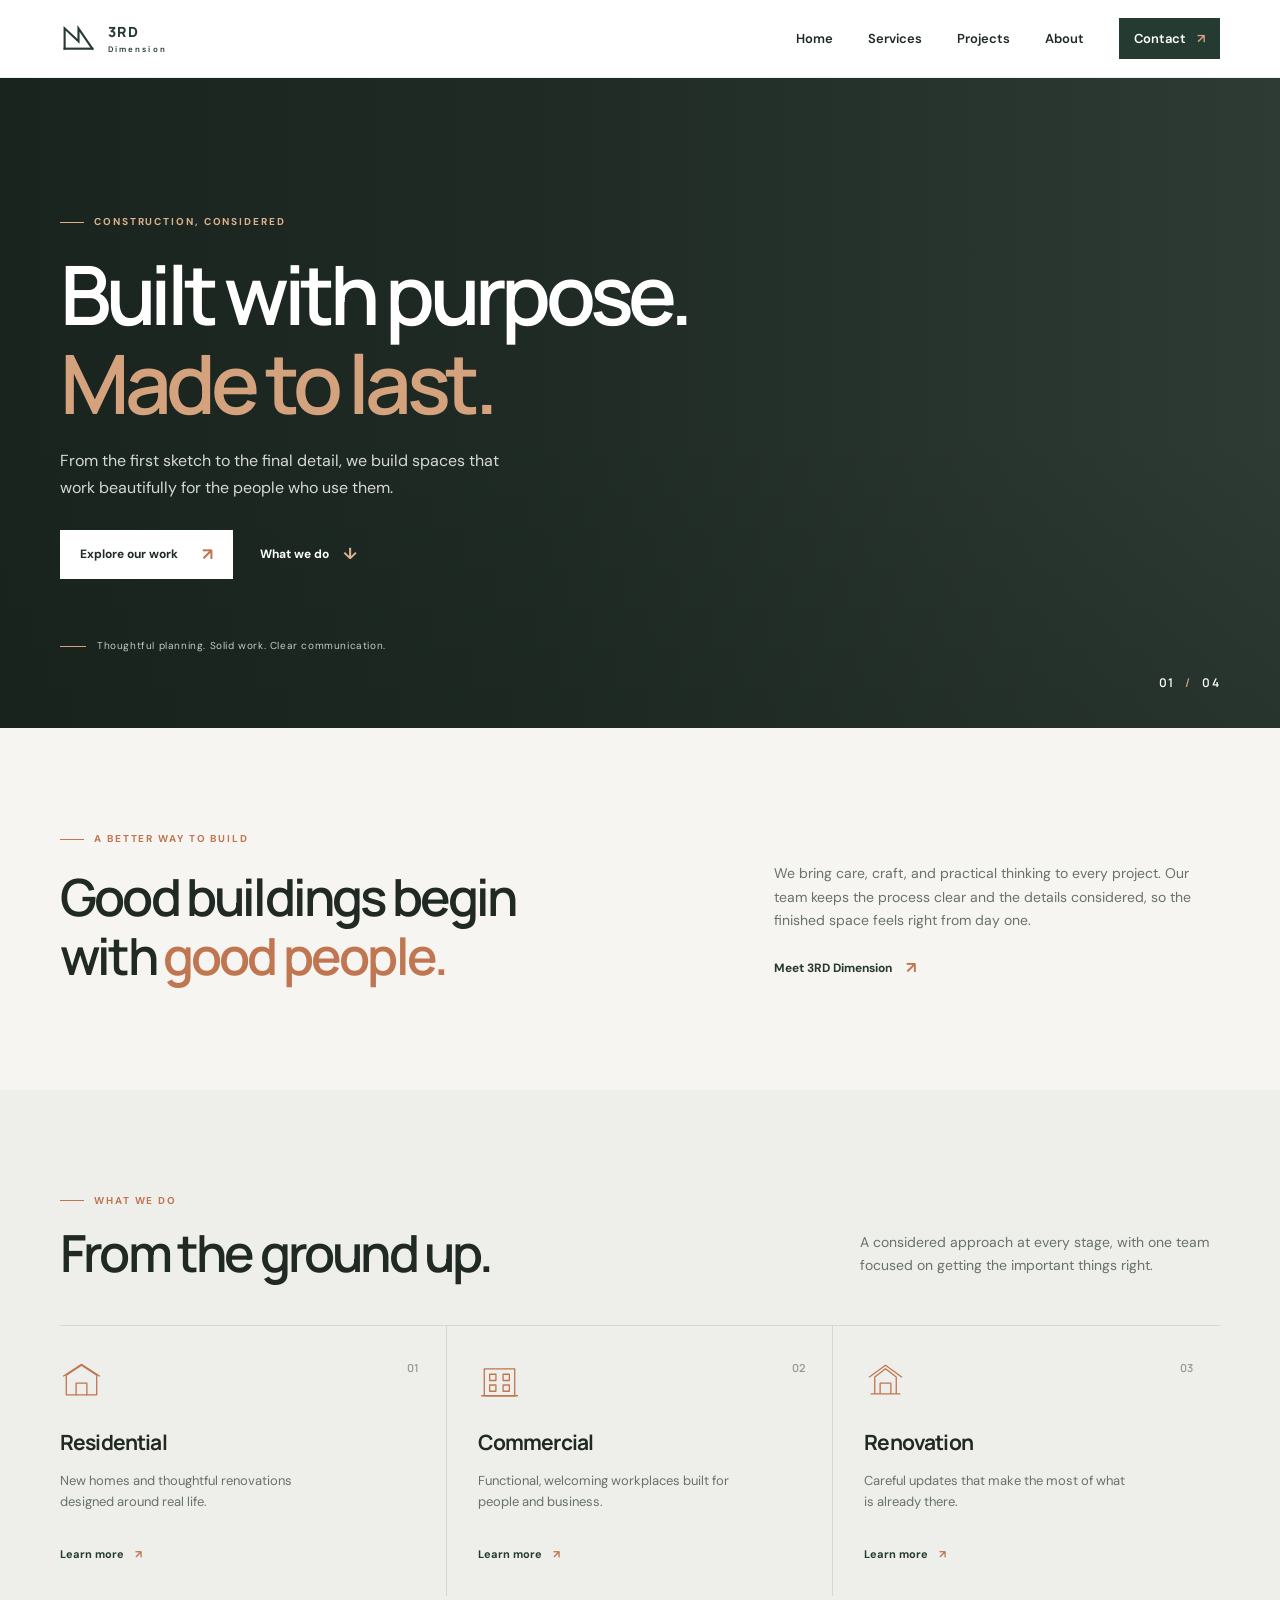
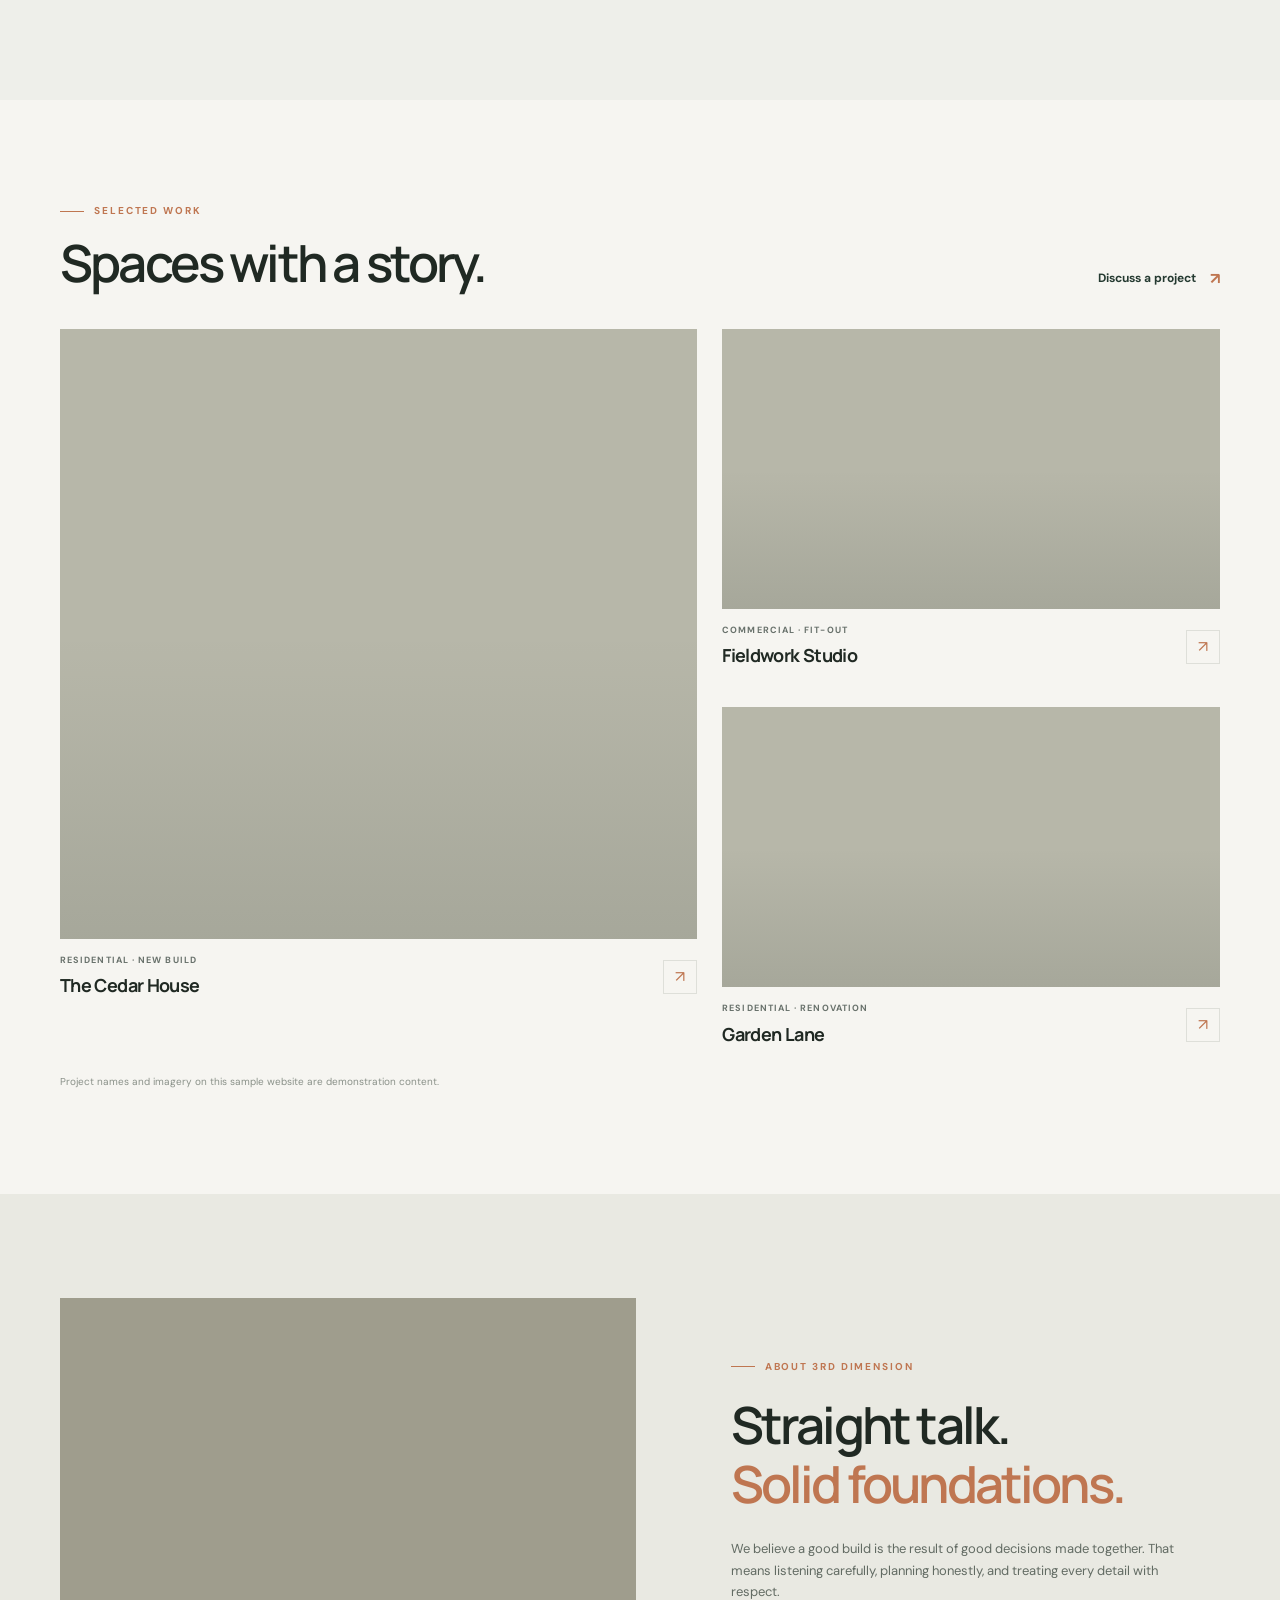
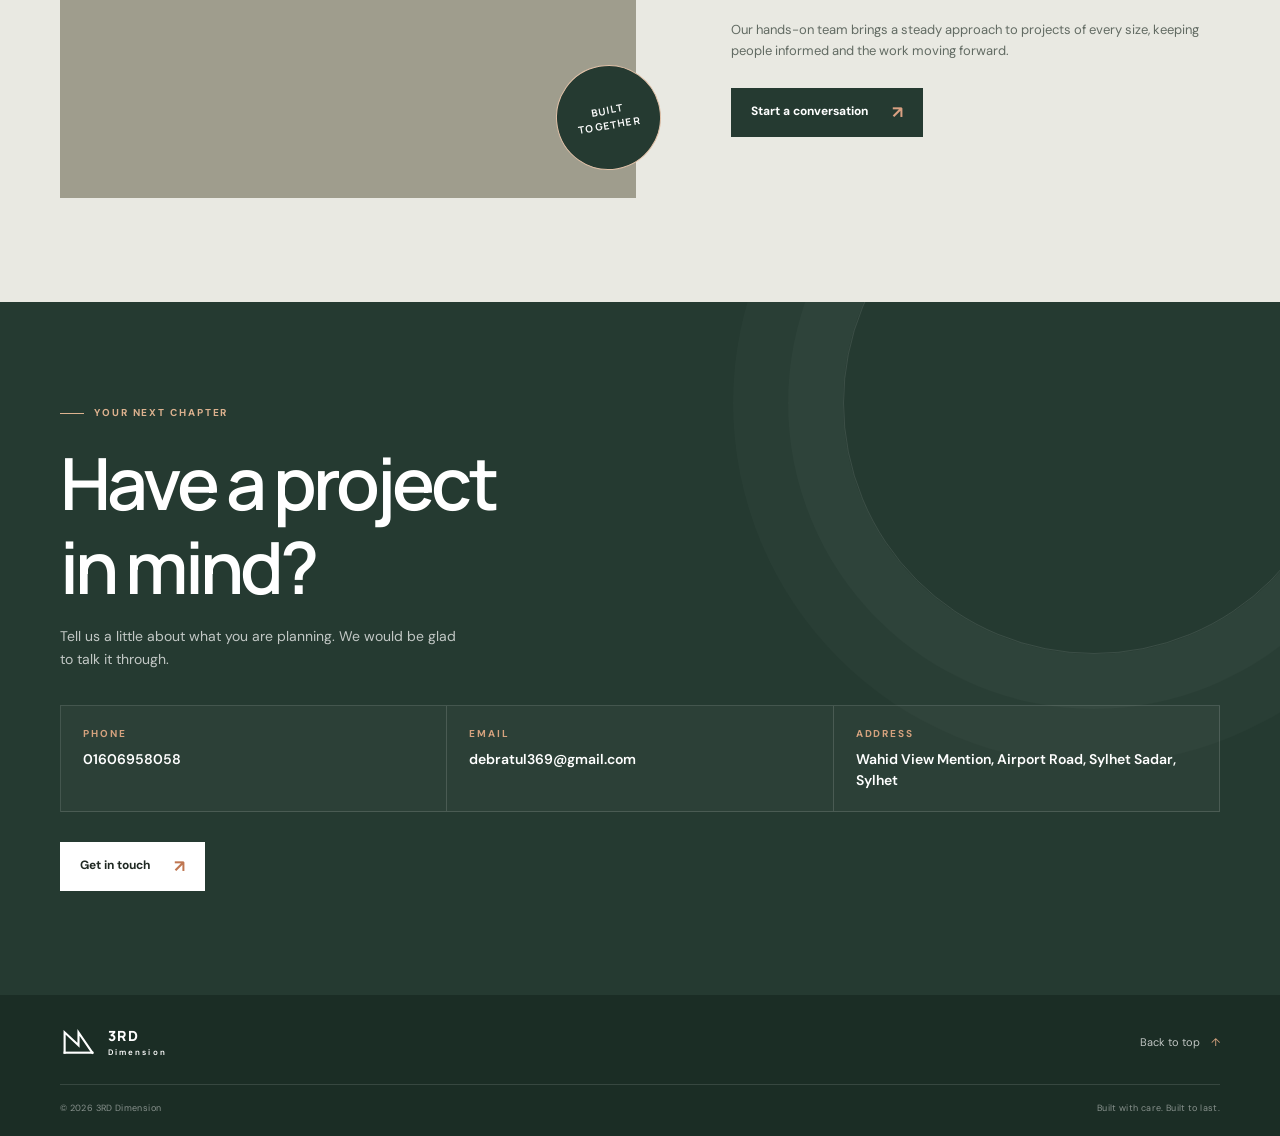
<file: index.html>
<!doctype html>
<html lang="en">
  <head>
    <meta charset="utf-8" />
    <meta name="viewport" content="width=device-width, initial-scale=1" />
    <meta
      name="description"
      content="3RD Dimension plans and builds thoughtful spaces for living, working, and growing."
    />
    <title>3RD Dimension | Built with purpose</title>
    <link rel="preconnect" href="https://fonts.googleapis.com" />
    <link rel="preconnect" href="https://fonts.gstatic.com" crossorigin />
    <link
      href="https://fonts.googleapis.com/css2?family=DM+Sans:wght@400;500;600;700&family=Manrope:wght@400;500;600;700;800&display=swap"
      rel="stylesheet"
    />
    <link rel="stylesheet" href="styles.css" />
    <script src="script.js" defer></script>
  </head>
  <body>
    <a class="skip-link" href="#main-content">Skip to content</a>

    <header class="site-header">
      <div class="container header-inner">
        <a class="brand" href="#home" aria-label="3RD Dimension home">
          <span class="brand-mark" aria-hidden="true">
            <svg viewBox="0 0 40 40" role="img">
              <path d="M5 31V9l15 14V9l15 22" />
              <path d="M5 31h30" />
            </svg>
          </span>
          <span class="brand-name">3RD<span>Dimension</span></span>
        </a>

        <button
          class="menu-toggle"
          type="button"
          aria-expanded="false"
          aria-controls="primary-navigation"
          aria-label="Open navigation menu"
        >
          <span></span><span></span>
        </button>

        <nav class="primary-navigation" id="primary-navigation" aria-label="Main navigation">
          <a href="#home">Home</a>
          <a href="services.html">Services</a>
          <a href="projects.html">Projects</a>
          <a href="#about">About</a>
          <a class="nav-contact" href="#contact">Contact <span aria-hidden="true">↗</span></a>
        </nav>
      </div>
    </header>

    <main id="main-content">
      <section class="hero" id="home" aria-labelledby="hero-title">
        <div class="hero-photo" role="img" aria-label="Modern timber and concrete home under construction"></div>
        <div class="hero-shade"></div>
        <div class="container hero-content">
          <p class="eyebrow light-eyebrow"><span></span> Construction, considered</p>
          <h1 id="hero-title">Built with purpose.<br /><em>Made to last.</em></h1>
          <p class="hero-copy">
            From the first sketch to the final detail, we build spaces that work beautifully for the people who use them.
          </p>
          <div class="hero-actions">
            <a class="button button-light" href="#projects">Explore our work <span aria-hidden="true">↗</span></a>
            <a class="text-link light-link" href="services.html">What we do <span aria-hidden="true">↓</span></a>
          </div>
          <div class="hero-note"><span class="note-line"></span><span>Thoughtful planning. Solid work. Clear communication.</span></div>
        </div>
        <div class="hero-index" aria-hidden="true">01 <span>/</span> 04</div>
      </section>

      <section class="intro section-space" aria-labelledby="intro-title">
        <div class="container intro-grid">
          <div>
            <p class="eyebrow"><span></span> A better way to build</p>
            <h2 id="intro-title">Good buildings begin<br />with <em>good people.</em></h2>
          </div>
          <div class="intro-aside">
            <p>We bring care, craft, and practical thinking to every project. Our team keeps the process clear and the details considered, so the finished space feels right from day one.</p>
            <a class="text-link" href="#about">Meet 3RD Dimension <span aria-hidden="true">↗</span></a>
          </div>
        </div>
      </section>

      <section class="services section-space" id="services" aria-labelledby="services-title">
        <div class="container">
          <div class="section-heading">
            <div>
              <p class="eyebrow"><span></span> What we do</p>
              <h2 id="services-title">From the ground up.</h2>
            </div>
            <p class="section-summary">A considered approach at every stage, with one team focused on getting the important things right.</p>
          </div>
          <div class="service-grid">
            <article class="service-card">
              <span class="service-number">01</span>
              <div class="service-icon" aria-hidden="true"><svg viewBox="0 0 48 48"><path d="M7 40V18L24 7l17 11v22H7Z"/><path d="M18 40V27h12v13M4 19l20-13 20 13"/></svg></div>
              <h3>Residential</h3>
              <p>New homes and thoughtful renovations designed around real life.</p>
              <a href="#contact" aria-label="Ask us about residential construction">Learn more <span aria-hidden="true">↗</span></a>
            </article>
            <article class="service-card">
              <span class="service-number">02</span>
              <div class="service-icon" aria-hidden="true"><svg viewBox="0 0 48 48"><path d="M7 41V11h34v30H7Z"/><path d="M13 17h7v7h-7zm15 0h7v7h-7zM13 29h7v7h-7zm15 0h7v7h-7zM4 41h40"/></svg></div>
              <h3>Commercial</h3>
              <p>Functional, welcoming workplaces built for people and business.</p>
              <a href="#contact" aria-label="Ask us about commercial construction">Learn more <span aria-hidden="true">↗</span></a>
            </article>
            <article class="service-card">
              <span class="service-number">03</span>
              <div class="service-icon" aria-hidden="true"><svg viewBox="0 0 48 48"><path d="M8 39h32M12 39V20l12-9 12 9v19M18 39V27h12v12"/><path d="M6 20 24 7l18 13"/></svg></div>
              <h3>Renovation</h3>
              <p>Careful updates that make the most of what is already there.</p>
              <a href="#contact" aria-label="Ask us about renovation projects">Learn more <span aria-hidden="true">↗</span></a>
            </article>
          </div>
        </div>
      </section>

      <section class="projects section-space" id="projects" aria-labelledby="projects-title">
        <div class="container">
          <div class="section-heading projects-heading">
            <div>
              <p class="eyebrow"><span></span> Selected work</p>
              <h2 id="projects-title">Spaces with a story.</h2>
            </div>
            <a class="text-link" href="#contact">Discuss a project <span aria-hidden="true">↗</span></a>
          </div>
          <div class="project-grid">
            <article class="project-card project-large">
              <div class="project-image project-one" role="img" aria-label="Warm modern home with a timber exterior"></div>
              <div class="project-caption"><div><p class="project-type">Residential · New build</p><h3>The Cedar House</h3></div><span class="project-arrow" aria-hidden="true">↗</span></div>
            </article>
            <article class="project-card project-small">
              <div class="project-image project-two" role="img" aria-label="Bright contemporary office interior"></div>
              <div class="project-caption"><div><p class="project-type">Commercial · Fit-out</p><h3>Fieldwork Studio</h3></div><span class="project-arrow" aria-hidden="true">↗</span></div>
            </article>
            <article class="project-card project-small">
              <div class="project-image project-three" role="img" aria-label="Renovated brick home with a leafy courtyard"></div>
              <div class="project-caption"><div><p class="project-type">Residential · Renovation</p><h3>Garden Lane</h3></div><span class="project-arrow" aria-hidden="true">↗</span></div>
            </article>
          </div>
          <p class="demo-note">Project names and imagery on this sample website are demonstration content.</p>
        </div>
      </section>

      <section class="about section-space" id="about" aria-labelledby="about-title">
        <div class="container about-grid">
          <div class="about-image" role="img" aria-label="Construction team reviewing plans at a building site"><div class="about-stamp">BUILT<br />TOGETHER</div></div>
          <div class="about-copy">
            <p class="eyebrow"><span></span> About 3RD Dimension</p>
            <h2 id="about-title">Straight talk.<br /><em>Solid foundations.</em></h2>
            <p>We believe a good build is the result of good decisions made together. That means listening carefully, planning honestly, and treating every detail with respect.</p>
            <p>Our hands-on team brings a steady approach to projects of every size, keeping people informed and the work moving forward.</p>
            <a class="button button-dark" href="#contact">Start a conversation <span aria-hidden="true">↗</span></a>
          </div>
        </div>
      </section>

      <section class="contact section-space" id="contact" aria-labelledby="contact-title">
        <div class="container contact-inner">
          <p class="eyebrow light-eyebrow"><span></span> Your next chapter</p>
          <h2 id="contact-title">Have a project<br />in mind?</h2>
          <p>Tell us a little about what you are planning. We would be glad to talk it through.</p>
          <ul class="contact-list">
            <li>
              <span class="contact-label">Phone</span>
              <a href="tel:01606958058">01606958058</a>
            </li>
            <li>
              <span class="contact-label">Email</span>
              <a
                href="https://mail.google.com/mail/?view=cm&fs=1&to=debratul369@gmail.com&su=Construction%20project%20enquiry"
                target="_blank"
                rel="noopener"
                >debratul369@gmail.com</a
              >
            </li>
            <li>
              <span class="contact-label">Address</span>
              <a
                href="https://www.google.com/maps/search/?api=1&query=Wahid%20View%20Mention%20Airport%20Road%20Sylhet%20Sadar%20Sylhet"
                target="_blank"
                rel="noopener"
                >Wahid View Mention, Airport Road, Sylhet Sadar, Sylhet</a
              >
            </li>
          </ul>
          <a
            class="button button-light"
            href="https://mail.google.com/mail/?view=cm&fs=1&to=debratul369@gmail.com&su=Construction%20project%20enquiry"
            target="_blank"
            rel="noopener"
            >Get in touch <span aria-hidden="true">↗</span></a
          >
        </div>
      </section>
    </main>

    <footer class="site-footer">
      <div class="container footer-top">
        <a class="brand footer-brand" href="#home" aria-label="3RD Dimension, back to top">
          <span class="brand-mark" aria-hidden="true"><svg viewBox="0 0 40 40"><path d="M5 31V9l15 14V9l15 22"/><path d="M5 31h30"/></svg></span>
          <span class="brand-name">3RD<span>Dimension</span></span>
        </a>
        <a class="back-top" href="#home">Back to top <span aria-hidden="true">↑</span></a>
      </div>
      <div class="container footer-bottom"><p>© <span id="current-year">2026</span> 3RD Dimension</p><p>Built with care. Built to last.</p></div>
    </footer>
  </body>
</html>
</file>
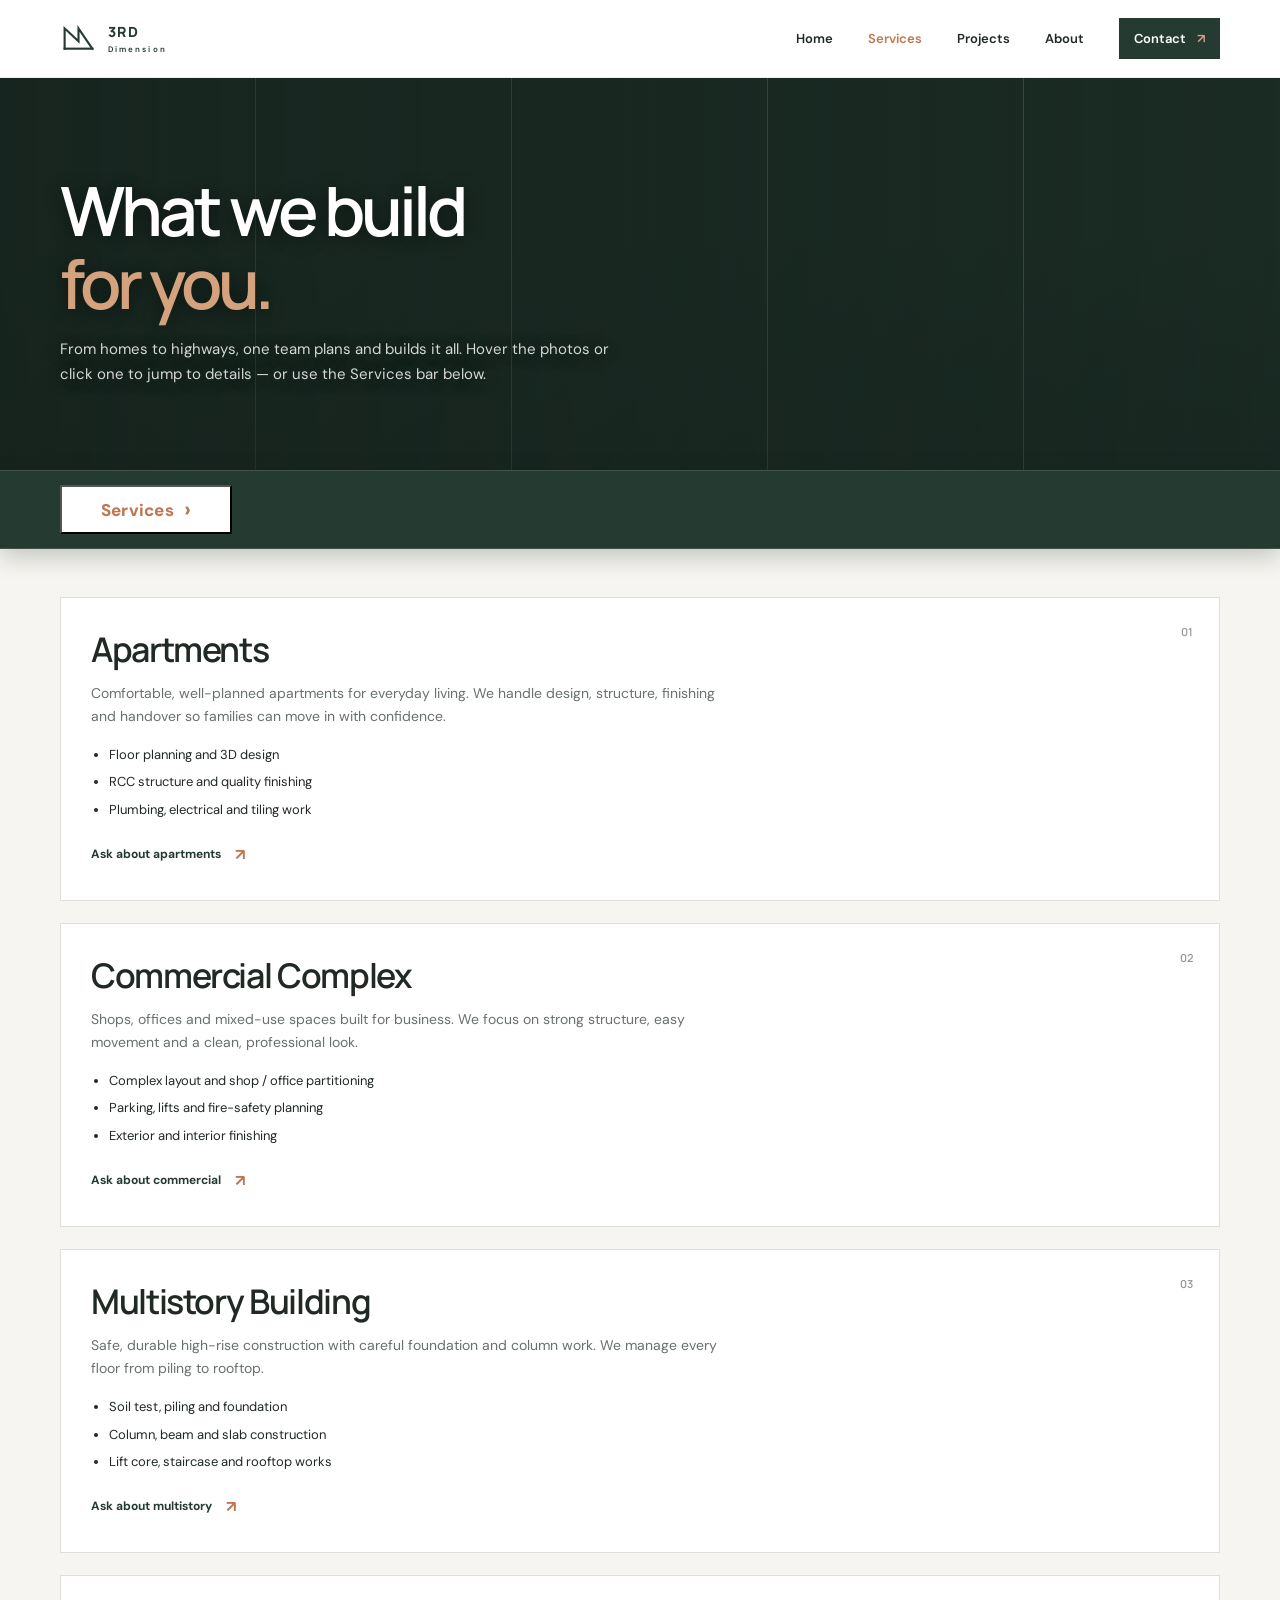
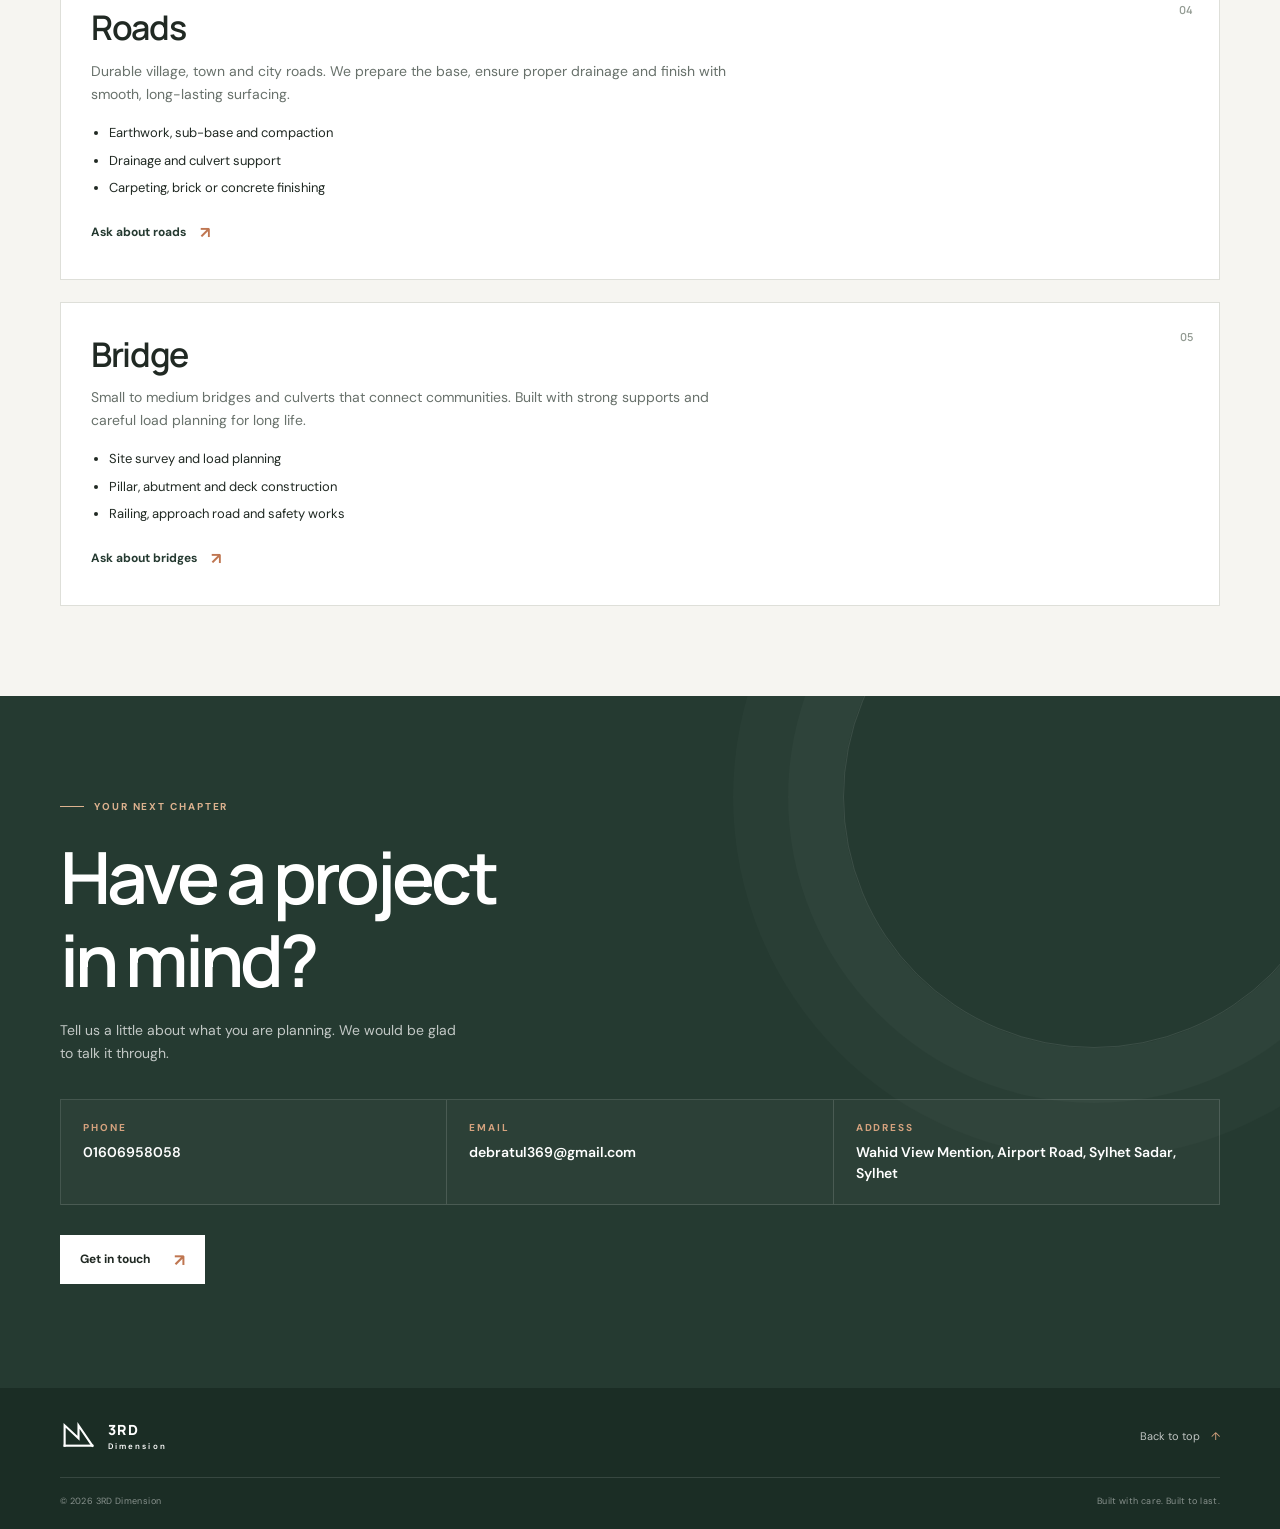
<file: services.html>
<!doctype html>
<html lang="en">
  <head>
    <meta charset="utf-8" />
    <meta name="viewport" content="width=device-width, initial-scale=1" />
    <meta
      name="description"
      content="3RD Dimension services: apartments, commercial complexes, multistory buildings, roads and bridges."
    />
    <title>3RD Dimension | Our Services</title>
    <link rel="preconnect" href="https://fonts.googleapis.com" />
    <link rel="preconnect" href="https://fonts.gstatic.com" crossorigin />
    <link
      href="https://fonts.googleapis.com/css2?family=DM+Sans:wght@400;500;600;700&family=Manrope:wght@400;500;600;700;800&display=swap"
      rel="stylesheet"
    />
    <link rel="stylesheet" href="styles.css" />
    <script src="script.js" defer></script>
  </head>
  <body>
    <a class="skip-link" href="#main-content">Skip to content</a>

    <header class="site-header">
      <div class="container header-inner">
        <a class="brand" href="index.html#home" aria-label="3RD Dimension home">
          <span class="brand-mark" aria-hidden="true">
            <svg viewBox="0 0 40 40" role="img">
              <path d="M5 31V9l15 14V9l15 22" />
              <path d="M5 31h30" />
            </svg>
          </span>
          <span class="brand-name">3RD<span>Dimension</span></span>
        </a>

        <button
          class="menu-toggle"
          type="button"
          aria-expanded="false"
          aria-controls="primary-navigation"
          aria-label="Open navigation menu"
        >
          <span></span><span></span>
        </button>

        <nav class="primary-navigation" id="primary-navigation" aria-label="Main navigation">
          <a href="index.html#home">Home</a>
          <a href="services.html" aria-current="page" class="is-active">Services</a>
          <a href="projects.html">Projects</a>
          <a href="index.html#about">About</a>
          <a class="nav-contact" href="#contact">Contact <span aria-hidden="true">↗</span></a>
        </nav>
      </div>
    </header>

    <main id="main-content">
      <section class="services-hero" aria-labelledby="services-page-title">
        <div class="services-hero-bg">
          <a href="#apartments" class="hero-img hero-img-1" aria-label="View Apartments service"><span>Apartments</span></a>
          <a href="#commercial-complex" class="hero-img hero-img-2" aria-label="View Commercial Complex service"><span>Commercial</span></a>
          <a href="#multistory-building" class="hero-img hero-img-3" aria-label="View Multistory Building service"><span>Multistory</span></a>
          <a href="#roads" class="hero-img hero-img-4" aria-label="View Roads service"><span>Roads</span></a>
          <a href="#bridge" class="hero-img hero-img-5" aria-label="View Bridge service"><span>Bridge</span></a>
        </div>
        <div class="services-hero-shade" aria-hidden="true"></div>
        <div class="container services-hero-inner">
          <h1 id="services-page-title">What we build<br /><em>for you.</em></h1>
          <p class="services-hero-copy">
            From homes to highways, one team plans and builds it all. Hover the photos
            or click one to jump to details — or use the Services bar below.
          </p>
        </div>
      </section>

      <div class="services-toolbar">
        <div class="container services-toolbar-inner">
          <button
            class="button button-light sidebar-toggle"
            type="button"
            aria-expanded="false"
            aria-controls="services-sidebar"
            aria-label="Show services options"
          >
            <span class="toggle-label">Services</span>
            <span class="toggle-chevron" aria-hidden="true">›</span>
          </button>
        </div>
      </div>

      <div class="container services-layout sidebar-collapsed">
        <aside class="sidebar" id="services-sidebar" aria-label="Services menu">
          <div class="sidebar-head">
            <p>Choose a service</p>
            <button
              class="sidebar-close"
              type="button"
              aria-label="Close services menu"
              aria-controls="services-sidebar"
            >
              ✕
            </button>
          </div>
          <nav aria-label="Services list">
            <a href="#apartments"><span class="side-num">01</span> Apartments <span class="side-arrow" aria-hidden="true">→</span></a>
            <a href="#commercial-complex"><span class="side-num">02</span> Commercial Complex <span class="side-arrow" aria-hidden="true">→</span></a>
            <a href="#multistory-building"><span class="side-num">03</span> Multistory Building <span class="side-arrow" aria-hidden="true">→</span></a>
            <a href="#roads"><span class="side-num">04</span> Roads <span class="side-arrow" aria-hidden="true">→</span></a>
            <a href="#bridge"><span class="side-num">05</span> Bridge <span class="side-arrow" aria-hidden="true">→</span></a>
          </nav>
        </aside>

        <div class="services-content">
          <article class="service-detail" id="apartments" aria-labelledby="apartments-title">
            <span class="service-number">01</span>
            <h2 id="apartments-title">Apartments</h2>
            <p>
              Comfortable, well-planned apartments for everyday living. We handle design,
              structure, finishing and handover so families can move in with confidence.
            </p>
            <ul>
              <li>Floor planning and 3D design</li>
              <li>RCC structure and quality finishing</li>
              <li>Plumbing, electrical and tiling work</li>
            </ul>
            <a class="text-link" href="#contact">Ask about apartments <span aria-hidden="true">↗</span></a>
          </article>

          <article class="service-detail" id="commercial-complex" aria-labelledby="commercial-title">
            <span class="service-number">02</span>
            <h2 id="commercial-title">Commercial Complex</h2>
            <p>
              Shops, offices and mixed-use spaces built for business. We focus on strong
              structure, easy movement and a clean, professional look.
            </p>
            <ul>
              <li>Complex layout and shop / office partitioning</li>
              <li>Parking, lifts and fire-safety planning</li>
              <li>Exterior and interior finishing</li>
            </ul>
            <a class="text-link" href="#contact">Ask about commercial <span aria-hidden="true">↗</span></a>
          </article>

          <article class="service-detail" id="multistory-building" aria-labelledby="multistory-title">
            <span class="service-number">03</span>
            <h2 id="multistory-title">Multistory Building</h2>
            <p>
              Safe, durable high-rise construction with careful foundation and column
              work. We manage every floor from piling to rooftop.
            </p>
            <ul>
              <li>Soil test, piling and foundation</li>
              <li>Column, beam and slab construction</li>
              <li>Lift core, staircase and rooftop works</li>
            </ul>
            <a class="text-link" href="#contact">Ask about multistory <span aria-hidden="true">↗</span></a>
          </article>

          <article class="service-detail" id="roads" aria-labelledby="roads-title">
            <span class="service-number">04</span>
            <h2 id="roads-title">Roads</h2>
            <p>
              Durable village, town and city roads. We prepare the base, ensure proper
              drainage and finish with smooth, long-lasting surfacing.
            </p>
            <ul>
              <li>Earthwork, sub-base and compaction</li>
              <li>Drainage and culvert support</li>
              <li>Carpeting, brick or concrete finishing</li>
            </ul>
            <a class="text-link" href="#contact">Ask about roads <span aria-hidden="true">↗</span></a>
          </article>

          <article class="service-detail" id="bridge" aria-labelledby="bridge-title">
            <span class="service-number">05</span>
            <h2 id="bridge-title">Bridge</h2>
            <p>
              Small to medium bridges and culverts that connect communities. Built with
              strong supports and careful load planning for long life.
            </p>
            <ul>
              <li>Site survey and load planning</li>
              <li>Pillar, abutment and deck construction</li>
              <li>Railing, approach road and safety works</li>
            </ul>
            <a class="text-link" href="#contact">Ask about bridges <span aria-hidden="true">↗</span></a>
          </article>
        </div>
      </div>

      <section class="contact section-space" id="contact" aria-labelledby="contact-title">
        <div class="container contact-inner">
          <p class="eyebrow light-eyebrow"><span></span> Your next chapter</p>
          <h2 id="contact-title">Have a project<br />in mind?</h2>
          <p>Tell us a little about what you are planning. We would be glad to talk it through.</p>
          <ul class="contact-list">
            <li>
              <span class="contact-label">Phone</span>
              <a href="tel:01606958058">01606958058</a>
            </li>
            <li>
              <span class="contact-label">Email</span>
              <a
                href="https://mail.google.com/mail/?view=cm&fs=1&to=debratul369@gmail.com&su=Construction%20project%20enquiry"
                target="_blank"
                rel="noopener"
                >debratul369@gmail.com</a
              >
            </li>
            <li>
              <span class="contact-label">Address</span>
              <a
                href="https://www.google.com/maps/search/?api=1&query=Wahid%20View%20Mention%20Airport%20Road%20Sylhet%20Sadar%20Sylhet"
                target="_blank"
                rel="noopener"
                >Wahid View Mention, Airport Road, Sylhet Sadar, Sylhet</a
              >
            </li>
          </ul>
          <a
            class="button button-light"
            href="https://mail.google.com/mail/?view=cm&fs=1&to=debratul369@gmail.com&su=Construction%20project%20enquiry"
            target="_blank"
            rel="noopener"
            >Get in touch <span aria-hidden="true">↗</span></a
          >
        </div>
      </section>
    </main>

    <footer class="site-footer">
      <div class="container footer-top">
        <a class="brand footer-brand" href="index.html#home" aria-label="3RD Dimension, back to home">
          <span class="brand-mark" aria-hidden="true"><svg viewBox="0 0 40 40"><path d="M5 31V9l15 14V9l15 22"/><path d="M5 31h30"/></svg></span>
          <span class="brand-name">3RD<span>Dimension</span></span>
        </a>
        <a class="back-top" href="#main-content">Back to top <span aria-hidden="true">↑</span></a>
      </div>
      <div class="container footer-bottom"><p>© <span id="current-year">2026</span> 3RD Dimension</p><p>Built with care. Built to last.</p></div>
    </footer>
  </body>
</html>
</file>
<file: styles.css>
:root {
  --ink: #202923;
  --muted: #68716b;
  --paper: #f6f5f1;
  --white: #fff;
  --forest: #253a31;
  --forest-deep: #1b2d25;
  --clay: #bf7651;
  --line: #dedfd9;
  --heading-font: "Manrope", Arial, sans-serif;
  --body-font: "DM Sans", Arial, sans-serif;
}

* { box-sizing: border-box; }
html { scroll-behavior: smooth; scroll-padding-top: 90px; }
body { margin: 0; color: var(--ink); background: var(--paper); font-family: var(--body-font); font-size: 16px; line-height: 1.65; }
a { color: inherit; text-decoration: none; }
button { font: inherit; }
.container { width: min(1160px, calc(100% - 56px)); margin-inline: auto; }
.skip-link { position: absolute; top: -60px; left: 16px; z-index: 20; padding: 10px 14px; color: var(--white); background: var(--forest); }
.skip-link:focus { top: 12px; }

.site-header { position: sticky; top: 0; z-index: 10; height: 78px; background: rgba(255,255,255,.97); border-bottom: 1px solid rgba(32,41,35,.07); }
.header-inner, .brand, .primary-navigation, .footer-top, .footer-bottom { display: flex; align-items: center; }
.header-inner { height: 100%; justify-content: space-between; }
.brand { gap: 11px; }
.brand-mark { display: grid; width: 37px; height: 37px; place-items: center; color: var(--forest); }
.brand-mark svg { width: 100%; fill: none; stroke: currentColor; stroke-linecap: square; stroke-linejoin: miter; stroke-width: 2.3; }
.brand-name { display: flex; flex-direction: column; color: var(--forest); font: 800 14px/1.15 var(--heading-font); letter-spacing: .1em; }
.brand-name span { margin-top: 4px; font: 600 8px/1 var(--body-font); letter-spacing: .26em; }
.primary-navigation { gap: 35px; height: 100%; font-size: 13px; font-weight: 600; }
.primary-navigation a { transition: color .2s ease; }
.primary-navigation a:hover, .primary-navigation a:focus-visible { color: var(--clay); }
.primary-navigation .nav-contact { padding: 10px 15px; color: white; background: var(--forest); }
.nav-contact span { margin-left: 8px; color: #d9a082; }
.menu-toggle { display: none; }

.hero { position: relative; min-height: 650px; display: flex; align-items: center; overflow: hidden; color: var(--white); background: #313d37; }
.hero-photo, .hero-shade { position: absolute; inset: 0; }
.hero-photo { background-image: url("https://images.unsplash.com/photo-1600607687939-ce8a6c25118c?auto=format&fit=crop&w=2200&q=85"); background-size: cover; background-position: center 54%; transform: scale(1.01); }
.hero-shade { background: linear-gradient(90deg, rgba(20,31,26,.83) 0%, rgba(20,31,26,.62) 42%, rgba(20,31,26,.1) 100%), linear-gradient(0deg, rgba(20,31,26,.25), transparent 45%); }
.hero-content { position: relative; z-index: 1; padding-block: 100px 112px; }
.eyebrow { display: flex; align-items: center; gap: 10px; margin: 0 0 21px; color: var(--clay); font-size: 10px; font-weight: 700; letter-spacing: .19em; line-height: 1.4; text-transform: uppercase; }
.eyebrow > span { display: block; width: 24px; height: 1px; background: currentColor; }
.light-eyebrow { color: #ddb28f; }
h1, h2, h3, p { margin-top: 0; }
h1, h2, h3 { font-family: var(--heading-font); }
h1 { max-width: 720px; margin-bottom: 21px; font-size: clamp(48px, 7vw, 82px); font-weight: 600; letter-spacing: -.065em; line-height: 1.08; }
h1 em, h2 em { color: #d5a27e; font-style: normal; }
.hero-copy { max-width: 475px; margin-bottom: 29px; color: rgba(255,255,255,.82); font-size: 16px; }
.hero-actions { display: flex; align-items: center; gap: 27px; }
.button { display: inline-flex; min-height: 49px; align-items: center; justify-content: center; gap: 24px; padding: 0 20px; font-size: 12px; font-weight: 700; transition: transform .2s ease, background .2s ease; }
.button:hover { transform: translateY(-2px); }
.button-light { color: var(--ink); background: var(--white); }
.button-light span { color: var(--clay); font-size: 17px; }
.button-dark { color: white; background: var(--forest); }
.button-dark span { color: #d9a082; font-size: 17px; }
.text-link { display: inline-flex; align-items: center; gap: 14px; color: var(--forest); font-size: 12px; font-weight: 700; }
.text-link span { color: var(--clay); font-size: 16px; }
.light-link { color: white; }
.light-link span { color: #ddb28f; }
.hero-note { position: absolute; bottom: 36px; display: flex; align-items: center; gap: 11px; color: rgba(255,255,255,.75); font-size: 10px; letter-spacing: .06em; }
.note-line { width: 26px; height: 1px; background: #d5a27e; }
.hero-index { position: absolute; right: max(28px, calc((100vw - 1160px)/2)); bottom: 37px; color: #fff; font: 600 12px var(--heading-font); letter-spacing: .12em; }
.hero-index span { padding-inline: 7px; color: #d5a27e; }
.section-space { padding-block: 104px; }
.intro { background: var(--paper); }
.intro-grid { display: grid; grid-template-columns: 1.1fr .8fr; align-items: end; gap: 100px; }
h2 { margin-bottom: 0; font-size: clamp(35px, 4vw, 52px); font-weight: 600; letter-spacing: -.055em; line-height: 1.16; }
h2 em { color: var(--clay); }
.intro-aside { padding-bottom: 4px; }
.intro-aside p, .section-summary { max-width: 450px; margin-bottom: 22px; color: var(--muted); font-size: 14px; }

.services { background: #eeefea; }
.section-heading { display: flex; align-items: end; justify-content: space-between; gap: 40px; margin-bottom: 43px; }
.section-heading .eyebrow { margin-bottom: 15px; }
.section-summary { max-width: 360px; margin-bottom: 5px; }
.service-grid { display: grid; grid-template-columns: repeat(3, 1fr); border-top: 1px solid #d5d8d1; }
.service-card { position: relative; min-height: 270px; padding: 33px 28px 28px 0; border-right: 1px solid #d5d8d1; }
.service-card + .service-card { padding-left: 31px; }
.service-card:last-child { border-right: 0; }
.service-number { position: absolute; top: 34px; right: 27px; color: #929a92; font: 600 11px var(--heading-font); }
.service-icon { width: 43px; height: 43px; margin-bottom: 23px; color: var(--clay); }
.service-icon svg { width: 100%; fill: none; stroke: currentColor; stroke-linecap: round; stroke-linejoin: round; stroke-width: 1.45; }
.service-card h3 { margin-bottom: 10px; font-size: 21px; font-weight: 700; letter-spacing: -.04em; }
.service-card p { max-width: 270px; min-height: 52px; margin-bottom: 18px; color: var(--muted); font-size: 13px; }
.service-card a { color: var(--forest); font-size: 11px; font-weight: 700; }
.service-card a span { margin-left: 8px; color: var(--clay); }

.projects { background: var(--paper); }
.projects-heading { margin-bottom: 36px; }
.project-grid { display: grid; grid-template-columns: 1.28fr 1fr; align-items: start; column-gap: 25px; row-gap: 36px; }
.project-large { grid-row: span 2; }
.project-image { position: relative; min-height: 280px; overflow: hidden; background-color: #b7b7a9; background-size: cover; background-position: center; }
.project-large .project-image { min-height: 610px; }
.project-one { background-image: url("https://images.unsplash.com/photo-1600210492486-724fe5c67fb0?auto=format&fit=crop&w=1200&q=85"); }
.project-two { background-image: url("https://images.unsplash.com/photo-1497366754035-f200968a6e72?auto=format&fit=crop&w=1000&q=85"); }
.project-three { background-image: url("https://images.unsplash.com/photo-1600607687920-4e2a09cf159d?auto=format&fit=crop&w=1000&q=85"); }
.project-image::after { position: absolute; inset: 0; content: ""; background: linear-gradient(0deg, rgba(20,31,26,.1), transparent 50%); transition: background .3s ease; }
.project-card:hover .project-image::after { background: rgba(20,31,26,.12); }
.project-caption { display: flex; align-items: center; justify-content: space-between; padding-top: 14px; }
.project-type { margin-bottom: 4px; color: var(--muted); font-size: 9px; font-weight: 700; letter-spacing: .12em; text-transform: uppercase; }
.project-caption h3 { margin: 0; font-size: 18px; font-weight: 700; letter-spacing: -.035em; }
.project-arrow { display: grid; width: 34px; height: 34px; place-items: center; border: 1px solid var(--line); color: var(--clay); }
.demo-note { margin: 24px 0 0; color: #899088; font-size: 10px; }

.about { background: #e9e9e2; }
.about-grid { display: grid; grid-template-columns: 1fr .85fr; align-items: center; gap: 95px; }
.about-image { position: relative; min-height: 500px; background: #9f9d8d url("https://images.unsplash.com/photo-1504307651254-35680f356dfd?auto=format&fit=crop&w=1200&q=85") center/cover; }
.about-stamp { position: absolute; right: -25px; bottom: 28px; display: grid; width: 105px; height: 105px; place-items: center; border: 1px solid #e1c1a8; border-radius: 50%; color: white; background: var(--forest); font: 700 10px/1.5 var(--heading-font); letter-spacing: .13em; text-align: center; transform: rotate(-10deg); }
.about-copy h2 { margin-bottom: 25px; }
.about-copy > p:not(.eyebrow) { max-width: 470px; margin-bottom: 16px; color: #626b63; font-size: 13px; }
.about-copy .button { margin-top: 10px; }

.contact { position: relative; overflow: hidden; color: white; background: var(--forest); }
.contact::after { position: absolute; top: -150px; right: -65px; width: 500px; height: 500px; border: 1px solid rgba(255,255,255,.1); border-radius: 50%; content: ""; box-shadow: 0 0 0 55px rgba(255,255,255,.025), 0 0 0 110px rgba(255,255,255,.02); }
.contact-inner { position: relative; z-index: 1; }
.contact h2 { margin-bottom: 17px; font-size: clamp(46px, 6vw, 72px); }
.contact h2 em { color: #d5a27e; }
.contact-inner > p:not(.eyebrow):not(.demo-note) { max-width: 400px; margin-bottom: 27px; color: rgba(255,255,255,.72); font-size: 14px; }
.contact-note { color: rgba(255,255,255,.57); }
.contact-note strong { color: rgba(255,255,255,.8); font-weight: 500; }
.contact-list { display: grid; grid-template-columns: repeat(3, 1fr); gap: 0; margin: 34px 0 30px; padding: 0; list-style: none; border-top: 1px solid rgba(255,255,255,.14); border-left: 1px solid rgba(255,255,255,.14); }
.contact-list li { display: flex; flex-direction: column; gap: 6px; padding: 20px 22px; border-right: 1px solid rgba(255,255,255,.14); border-bottom: 1px solid rgba(255,255,255,.14); background: rgba(255,255,255,.03); }
.contact-label { color: #d5a27e; font-size: 10px; font-weight: 700; letter-spacing: .19em; text-transform: uppercase; }
.contact-list a { color: #fff; font-size: 14px; font-weight: 600; line-height: 1.5; overflow-wrap: anywhere; }
.contact-list a:hover, .contact-list a:focus-visible { color: #e8c29c; text-decoration: underline; text-underline-offset: 4px; }
.site-footer { padding-block: 29px 20px; color: white; background: var(--forest-deep); }
.footer-top { justify-content: space-between; padding-bottom: 23px; border-bottom: 1px solid rgba(255,255,255,.12); }
.footer-brand, .footer-brand .brand-mark, .footer-brand .brand-name { color: white; }
.back-top { color: rgba(255,255,255,.72); font-size: 11px; }
.back-top span { margin-left: 8px; color: #d5a27e; }
.footer-bottom { justify-content: space-between; padding-top: 16px; color: rgba(255,255,255,.48); font-size: 9px; letter-spacing: .04em; }
.footer-bottom p { margin: 0; }

:focus-visible { outline: 3px solid #d5a27e; outline-offset: 4px; }
@media (max-width: 760px) {
  .container { width: min(100% - 40px, 560px); }
  .site-header { height: 68px; }
  .brand-mark { width: 32px; height: 32px; }
  .menu-toggle { display: flex; width: 42px; height: 42px; flex-direction: column; align-items: center; justify-content: center; gap: 6px; border: 1px solid var(--line); background: transparent; cursor: pointer; }
  .menu-toggle span { width: 17px; height: 1px; background: var(--forest); transition: transform .2s ease; }
  .menu-toggle[aria-expanded="true"] span:first-child { transform: translateY(3.5px) rotate(45deg); }
  .menu-toggle[aria-expanded="true"] span:last-child { transform: translateY(-3.5px) rotate(-45deg); }
  .primary-navigation { position: absolute; top: 68px; right: 0; left: 0; display: none; height: auto; flex-direction: column; align-items: stretch; gap: 0; padding: 10px 20px 20px; background: white; box-shadow: 0 12px 20px rgba(20,31,26,.1); }
  .primary-navigation.is-open { display: flex; }
  .primary-navigation a { padding: 13px 8px; border-bottom: 1px solid #eeefea; }
  .primary-navigation .nav-contact { margin-top: 10px; padding-inline: 14px; border: 0; }
  .hero { min-height: 630px; }
  .hero-photo { background-position: 60% center; }
  .hero-shade { background: linear-gradient(90deg, rgba(20,31,26,.8), rgba(20,31,26,.4)), linear-gradient(0deg, rgba(20,31,26,.35), transparent 60%); }
  .hero-content { padding-block: 75px 105px; }
  h1 { font-size: clamp(47px, 11vw, 70px); }
  .hero-copy { max-width: 420px; font-size: 14px; }
  .section-space { padding-block: 75px; }
  .intro-grid, .about-grid { grid-template-columns: 1fr; gap: 30px; }
  .intro-aside { max-width: 500px; }
  .section-heading { align-items: start; flex-direction: column; gap: 17px; }
  .section-summary { max-width: 490px; }
  .service-grid { grid-template-columns: 1fr; }
  .service-card, .service-card + .service-card { min-height: auto; padding: 27px 20px 27px 0; border-right: 0; border-bottom: 1px solid #d5d8d1; }
  .service-card:last-child { border-bottom: 0; }
  .service-card p { min-height: 0; }
  .project-grid { grid-template-columns: 1fr 1fr; column-gap: 14px; row-gap: 26px; }
  .project-large { grid-column: 1 / -1; grid-row: auto; }
  .project-large .project-image { min-height: 400px; }
  .project-small .project-image { min-height: 190px; }
  .project-caption h3 { font-size: 15px; }
  .project-type { font-size: 8px; }
  .project-arrow { width: 29px; height: 29px; flex: 0 0 auto; }
  .about-grid { gap: 45px; }
  .about-image { min-height: 390px; margin-right: 10px; }
  .about-stamp { right: -12px; width: 88px; height: 88px; }
  .contact-list { grid-template-columns: 1fr; margin-top: 28px; }
  .contact-list li { padding: 16px 18px; }
  .services-toolbar { top: 68px; }
  .services-toolbar-inner { align-items: flex-start; flex-direction: column; gap: 12px; }
  .services-toolbar .sidebar-toggle { width: 100%; }
  .services-hero { padding-block: 70px 60px; }
  .hero-img { padding-bottom: 16px; }
  .hero-img span { opacity: 1; transform: none; font-size: 8px; padding: 6px 7px; letter-spacing: .08em; }
}
@media (max-width: 440px) {
  .container { width: calc(100% - 32px); }
  .hero { min-height: 610px; }
  .hero-actions { align-items: flex-start; flex-direction: column; gap: 17px; }
  .hero-note { max-width: 250px; font-size: 9px; }
  .hero-index { font-size: 10px; }
  .project-grid { grid-template-columns: 1fr; }
  .project-large { grid-column: auto; }
  .project-large .project-image { min-height: 340px; }
  .project-small .project-image { min-height: 240px; }
  .about-image { min-height: 320px; }
  .footer-bottom { align-items: flex-start; flex-direction: column; gap: 4px; }
  .services-hero { padding-block: 54px 28px; }
  .services-layout, .services-layout.sidebar-collapsed { grid-template-columns: 1fr; gap: 24px; padding-block: 32px 60px; }
  .sidebar { position: static; }
  .service-detail { padding: 26px 20px; }
}
@media (prefers-reduced-motion: reduce) {
  *, *::before, *::after { scroll-behavior: auto !important; transition-duration: .01ms !important; }
}

/* Services page */
.primary-navigation a.is-active { color: var(--clay); }
.services-hero { position: relative; overflow: hidden; color: #fff; background: #1b2d25; padding-block: 96px 84px; }
.services-hero-bg { position: absolute; inset: 0; display: grid; grid-template-columns: repeat(5, 1fr); }
.hero-img { position: relative; display: flex; align-items: flex-end; justify-content: center; padding-bottom: 26px; background-size: cover; background-position: center; border-right: 1px solid rgba(255,255,255,.18); filter: saturate(1.05) brightness(.95) contrast(1.02); transition: filter .25s ease, transform .25s ease; }
.hero-img:last-child { border-right: 0; }
.hero-img-1 { background-image: url("https://images.unsplash.com/photo-1545324418-cc1a3fa10c00?auto=format&fit=crop&w=800&q=80"); }
.hero-img-2 { background-image: url("https://images.unsplash.com/photo-1486406146926-c627a92ad1ab?auto=format&fit=crop&w=800&q=80"); }
.hero-img-3 { background-image: url("https://images.unsplash.com/photo-1541888946425-d81bb19240f5?auto=format&fit=crop&w=800&q=80"); }
.hero-img-4 { background-image: url("https://images.unsplash.com/photo-1465447142348-e9952c393450?auto=format&fit=crop&w=800&q=80"); }
.hero-img-5 { background-image: url("https://images.unsplash.com/photo-1449034446853-66c86144b0ad?auto=format&fit=crop&w=800&q=80"); }
.hero-img span { opacity: 0; transform: translateY(8px); background: rgba(20,31,26,.8); color: #fff; border: 1px solid rgba(255,255,255,.28); padding: 8px 12px; font: 700 11px var(--heading-font); letter-spacing: .12em; text-transform: uppercase; transition: opacity .25s ease, transform .25s ease; }
.hero-img:hover, .hero-img:focus-visible { filter: saturate(1.1) brightness(1.05) contrast(1.03); }
.hero-img:hover span, .hero-img:focus-visible span { opacity: 1; transform: none; }
/* Projects page header — different photos + different interaction (color reveal + zoom) */
.proj-img-1 { background-image: url("https://images.unsplash.com/photo-1460317442991-0ec209397118?auto=format&fit=crop&w=800&q=80"); }
.proj-img-2 { background-image: url("https://images.unsplash.com/photo-1554469384-e58fac16e23a?auto=format&fit=crop&w=800&q=80"); }
.proj-img-3 { background-image: url("https://images.unsplash.com/photo-1487958449943-2429e8be8625?auto=format&fit=crop&w=800&q=80"); }
.proj-img-4 { background-image: url("https://images.unsplash.com/photo-1469854523086-cc02fe5d8800?auto=format&fit=crop&w=800&q=80"); }
.proj-img-5 { background-image: url("https://images.unsplash.com/photo-1501594907352-04cda38ebc29?auto=format&fit=crop&w=800&q=80"); }
.projects-hero-bg .hero-img { filter: grayscale(45%) brightness(.82) contrast(1.02); transform: scale(1); }
.projects-hero-bg .hero-img:hover, .projects-hero-bg .hero-img:focus-visible { filter: grayscale(0%) saturate(1.15) brightness(1.05); transform: scale(1.045); z-index: 2; }
.services-hero-shade { position: absolute; inset: 0; background: linear-gradient(90deg, rgba(20,31,26,.58) 0%, rgba(20,31,26,.32) 55%, rgba(20,31,26,.12) 100%), linear-gradient(0deg, rgba(20,31,26,.28), transparent 60%); }
.services-hero-inner { position: relative; z-index: 1; text-shadow: 0 2px 18px rgba(0,0,0,.45); }
.services-hero-inner h1 { max-width: 720px; margin-bottom: 16px; font-size: clamp(42px, 6vw, 68px); font-weight: 600; letter-spacing: -.06em; line-height: 1.08; }
.services-hero-inner h1 em { color: #d5a27e; font-style: normal; }
.services-hero-copy { max-width: 560px; margin-bottom: 0; color: rgba(255,255,255,.82); font-size: 15px; }
/* Separate services bar — sits outside the hero so users see it as its own step */
.services-toolbar { position: sticky; top: 78px; z-index: 8; background: var(--forest); color: #fff; border-block: 1px solid rgba(255,255,255,.12); box-shadow: 0 8px 22px rgba(20,31,26,.22); }
.services-toolbar-inner { display: flex; align-items: center; justify-content: flex-start; gap: 22px; padding-block: 14px; }
.toolbar-text { display: flex; flex-direction: column; gap: 2px; }
.toolbar-text strong { font: 800 14px var(--heading-font); letter-spacing: .04em; }
.toolbar-text span { color: #d5a27e; font-size: 12px; }
/* Left-aligned Services button with interactive arrow */
.services-toolbar .sidebar-toggle { order: -1; min-width: 172px; gap: 10px; font-size: 13px; letter-spacing: .02em; cursor: pointer; }
.services-toolbar .sidebar-toggle .toggle-label { font-weight: 800; }
.services-toolbar .sidebar-toggle .toggle-chevron { display: inline-block; color: var(--clay); font-size: 22px; font-weight: 800; line-height: 1; transition: transform .22s ease; }
.services-toolbar .sidebar-toggle:hover .toggle-chevron { transform: translateX(6px); }
.services-toolbar .sidebar-toggle.is-open .toggle-chevron { transform: rotate(90deg); }
.services-toolbar .sidebar-toggle:hover.is-open .toggle-chevron { transform: rotate(90deg) translateX(0) translateY(0); }
.services-layout { display: grid; grid-template-columns: 300px 1fr; gap: 40px; align-items: start; padding-block: 48px 90px; }
.sidebar { position: sticky; top: 172px; border: 2px solid var(--forest); border-radius: 4px; background: #fff; overflow: hidden; box-shadow: 0 10px 28px rgba(20,31,26,.1); }
.sidebar-head { display: flex; align-items: center; justify-content: space-between; padding: 16px 18px; border-bottom: 1px solid var(--line); background: #f6f5f1; }
.sidebar-head p { margin: 0; font: 800 11px var(--heading-font); letter-spacing: .14em; text-transform: uppercase; color: var(--forest); }
.sidebar-count { display: inline-grid; width: 24px; height: 24px; margin-left: 8px; place-items: center; border-radius: 50%; background: var(--clay); color: #fff; font-size: 11px; vertical-align: middle; }
.sidebar-close { width: 34px; height: 34px; border: 1px solid var(--line); background: #fff; cursor: pointer; color: var(--forest); }
.sidebar-hint { margin: 0; padding: 12px 18px; background: #fff8f1; border-bottom: 1px dashed #e1c1a8; color: #8a6a4f; font-size: 12px; font-weight: 600; }
.sidebar nav { display: flex; flex-direction: column; }
.sidebar nav a { display: flex; align-items: center; gap: 12px; padding: 15px 18px; border-bottom: 1px solid #eeefea; font-size: 13px; font-weight: 700; color: var(--forest); }
.sidebar nav a:last-child { border-bottom: 0; }
.sidebar nav a:hover { background: #f6f5f1; color: var(--clay); }
.side-num { color: #a5aca4; font: 700 11px var(--heading-font); }
.side-arrow { margin-left: auto; color: var(--clay); }
.sidebar { display: block; }
.sidebar:not(.is-open) { display: none; }
.services-layout.sidebar-collapsed { grid-template-columns: 1fr; }
.services-content { display: flex; flex-direction: column; gap: 22px; min-width: 0; }
.service-detail { position: relative; padding: 32px 30px; border: 1px solid var(--line); background: #fff; scroll-margin-top: 100px; }
.service-detail .service-number { position: absolute; top: 26px; right: 26px; color: #929a92; font: 600 11px var(--heading-font); }
.service-detail h2 { margin-bottom: 12px; font-size: clamp(26px, 3vw, 34px); letter-spacing: -.04em; }
.service-detail > p { max-width: 640px; color: var(--muted); font-size: 14px; }
.service-detail ul { margin: 16px 0 20px; padding-left: 18px; color: var(--ink); font-size: 13px; }
.service-detail li + li { margin-top: 6px; }

/* Projects page — built examples */
.built-grid { display: grid; grid-template-columns: 1fr 1fr; gap: 18px; margin: 20px 0 20px; }
.built-card { border: 1px solid var(--line); background: #fbfbfa; overflow: hidden; }
.built-photo { min-height: 190px; background-color: #b7b7a9; background-size: cover; background-position: center; }
.built-body { padding: 18px 18px 16px; }
.built-body h3 { margin: 0 0 6px; font-size: 17px; letter-spacing: -.03em; }
.built-meta { margin: 0 0 10px; color: var(--muted); font-size: 11px; font-weight: 700; letter-spacing: .04em; }
.built-body ul { margin: 0 0 4px; padding-left: 18px; color: var(--ink); font-size: 13px; }
.built-body li + li { margin-top: 5px; }

/* How we build */
.how-section { background: #eeefea; }
.how-grid { display: grid; grid-template-columns: repeat(3, 1fr); gap: 22px; }
.how-card { position: relative; border: 1px solid #d5d8d1; background: #fff; overflow: hidden; }
.how-photo { min-height: 180px; background-color: #9f9d8d; background-size: cover; background-position: center; }
.how-body { position: relative; padding: 24px 22px 22px; }
.how-body .service-number { position: absolute; top: 24px; right: 20px; color: #929a92; font: 600 11px var(--heading-font); }
.how-body h3 { margin: 0 0 10px; padding-right: 32px; font-size: 19px; letter-spacing: -.035em; }
.how-body > p { color: var(--muted); font-size: 13px; }
.how-body ul { margin: 12px 0 16px; padding-left: 18px; font-size: 13px; }
.how-body li + li { margin-top: 6px; }
#how-we-build { scroll-margin-top: 90px; }

/* Engineers — which engineer does what */
.engineers-section { background: var(--paper); }
.engineer-grid { display: grid; grid-template-columns: repeat(3, 1fr); gap: 22px; }
.engineer-card { border: 1px solid var(--line); background: #fff; overflow: hidden; }
.engineer-photo { display: block; width: 100%; height: 190px; object-fit: cover; background: #b7b7a9; }
.engineer-body { padding: 20px 20px 18px; }
.engineer-field { margin: 0 0 8px; color: var(--clay); font-size: 10px; font-weight: 700; letter-spacing: .16em; text-transform: uppercase; }
.engineer-body h3 { margin: 0 0 10px; font-size: 17px; letter-spacing: -.03em; line-height: 1.35; }
.engineer-body ul { margin: 0; padding-left: 18px; color: #4c544e; font-size: 13px; }
.engineer-body li + li { margin-top: 6px; }
#engineers { scroll-margin-top: 90px; }
#proj-apartments, #proj-commercial, #proj-multistory, #proj-roads, #proj-bridge { scroll-margin-top: 150px; }

@media (max-width: 960px) {
  .how-grid, .engineer-grid { grid-template-columns: 1fr 1fr; }
  .built-grid { grid-template-columns: 1fr 1fr; }
}
@media (max-width: 640px) {
  .how-grid, .engineer-grid, .built-grid { grid-template-columns: 1fr; }
  .built-photo, .how-photo { min-height: 200px; }
  .engineer-photo { height: 200px; }
}
</file>
